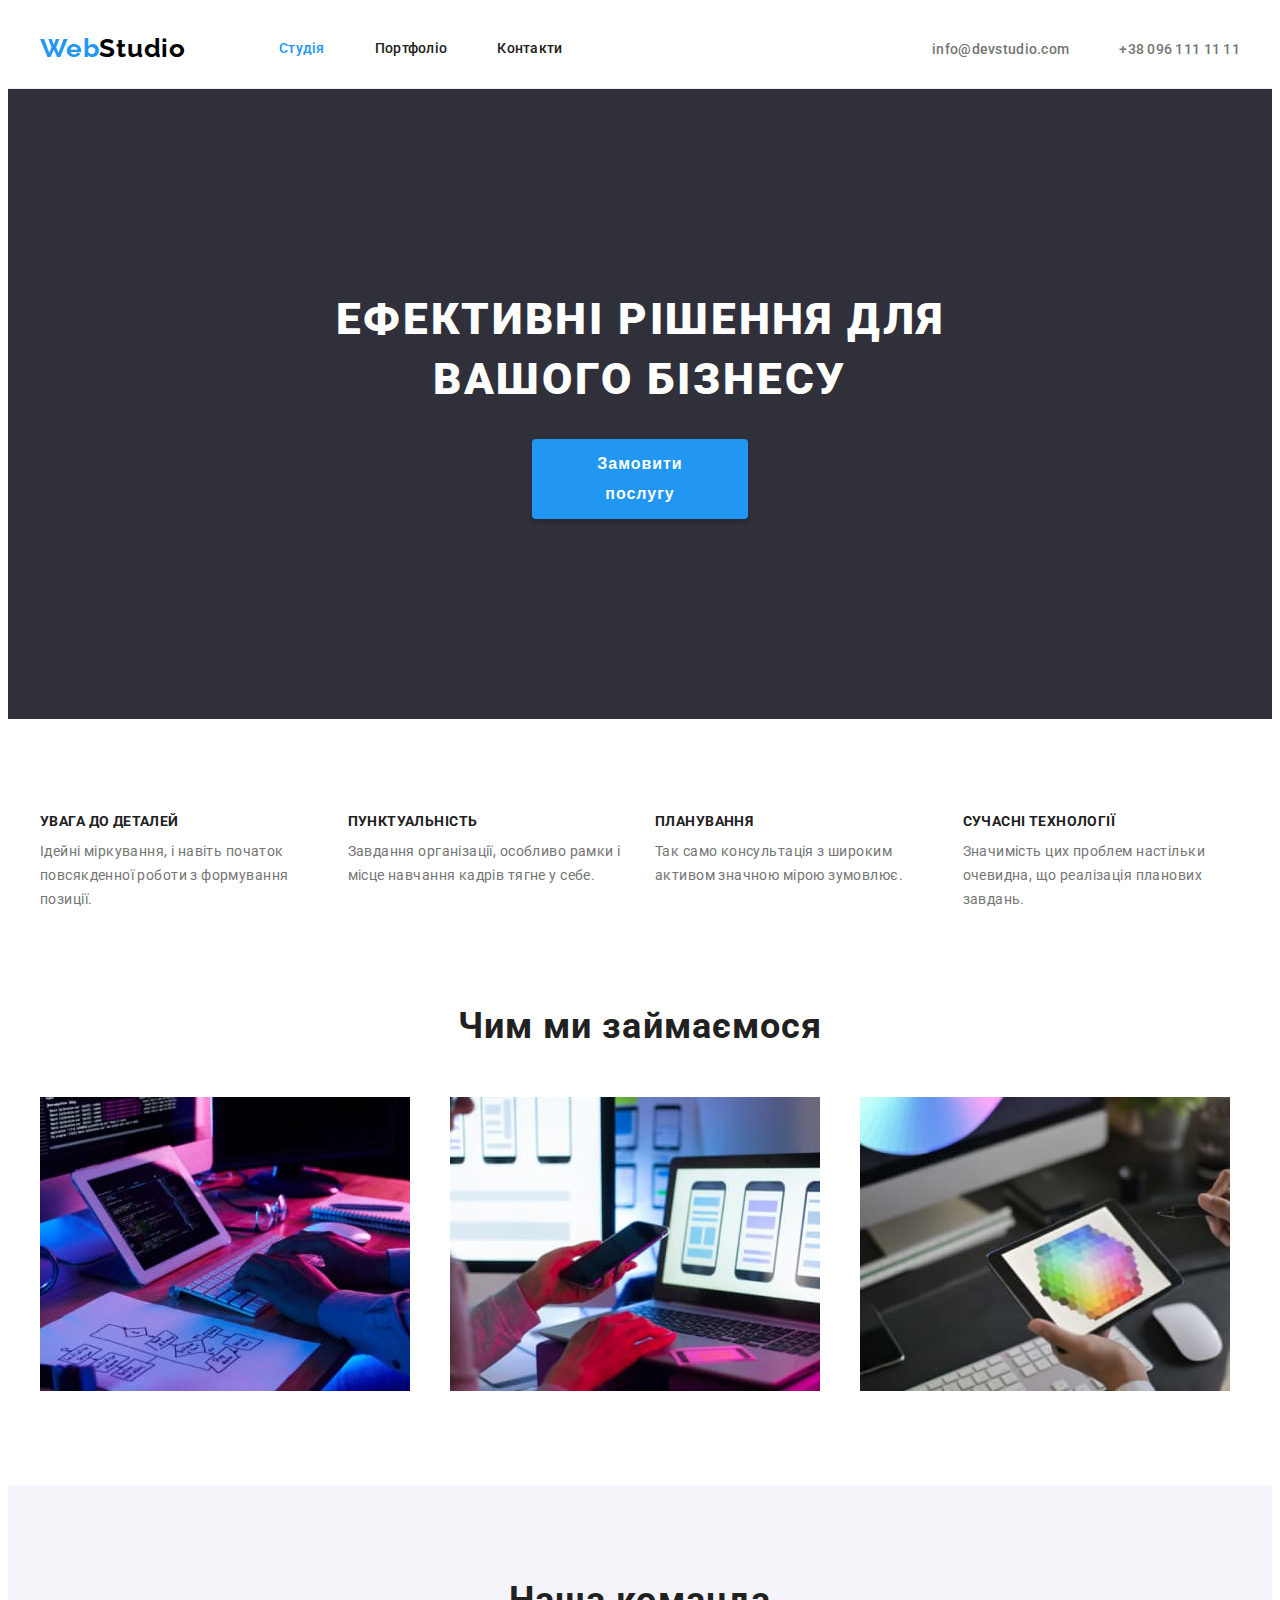
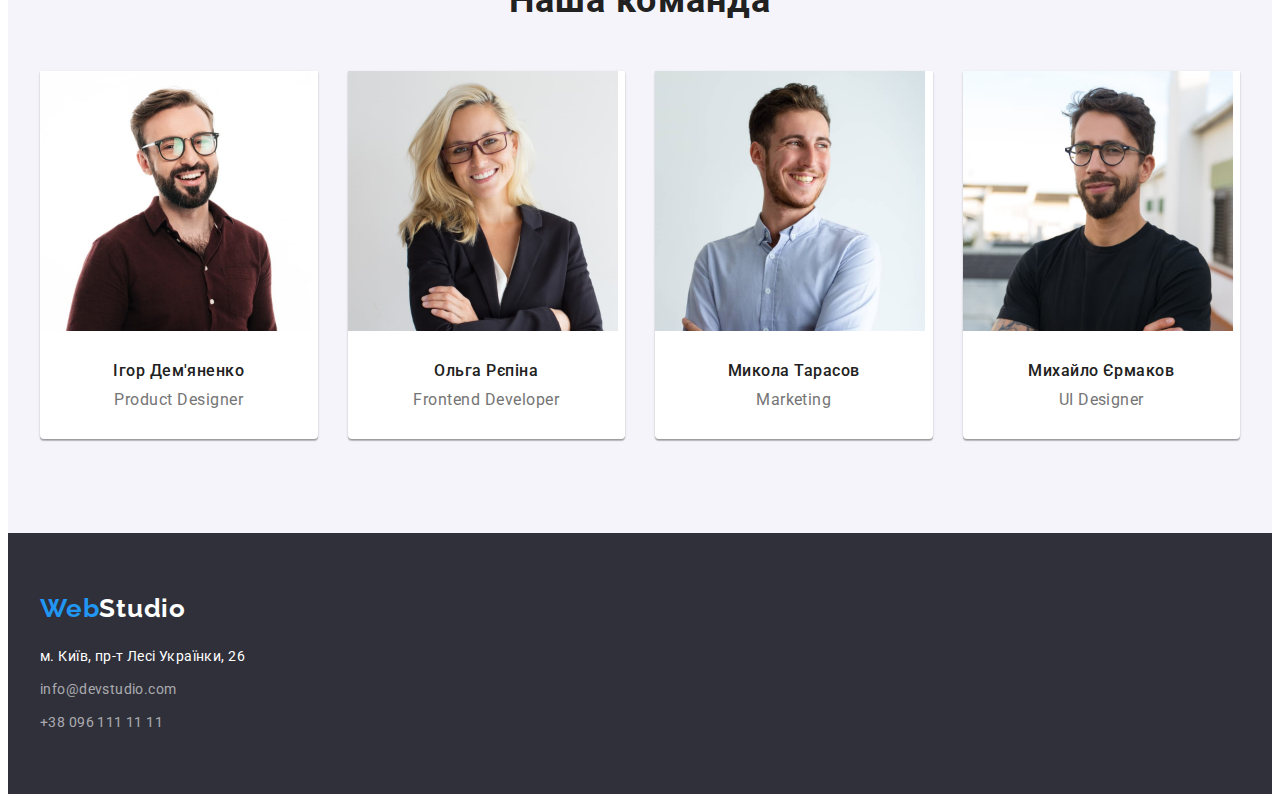
<file: index.html>
<!DOCTYPE html>
<html lang="uk">

<head>
    <meta charset="UTF-8">
    <meta http-equiv="X-UA-Compatible" content="IE=edge">
    <meta name="viewport" content="width=device-width, initial-scale=1.0">
    <link rel="preconnect" href="https://fonts.googleapis.com">
    <link rel="preconnect" href="https://fonts.gstatic.com" crossorigin>
    <link
        href="https://fonts.googleapis.com/css2?family=Raleway:wght@700&family=Roboto:wght@400;500;700;900&display=swap"
        rel="stylesheet">
    <title lang="en">WebStudio</title>
    <!-- Modern-normalize -->
    <link rel="stylesheet" href="https://cdnjs.cloudflare.com/ajax/libs/modern-normalize/1.1.0/modern-normalize.min.css"
        integrity="sha512-wpPYUAdjBVSE4KJnH1VR1HeZfpl1ub8YT/NKx4PuQ5NmX2tKuGu6U/JRp5y+Y8XG2tV+wKQpNHVUX03MfMFn9Q=="
        crossorigin="anonymous" referrerpolicy="no-referrer" />
    <link rel="stylesheet" href="./css/styles.css">
</head>

<!-- Контент сайта -->

<body>
    <!-- Верхня лінія -->
    <header class="page-header">
        <!-- Навігація по сторінці -->
        <div class="container header-container">
            <a class="logo link" href="./index.html" target="_blank" rel="noreferrer noopener" lang="en">Web<span
                    class="logo-header">Studio</span></a>
            <nav class="page-header-nav">
                <!-- Список навігаціі по сайту -->
                <ul class="header-nav list">
                    <li><a class="header-nav-link link current" href="./index.html">Студія</a></li>
                    <li><a class="header-nav-link link" href="./portfolio.html">Портфоліо</a></li>
                    <li><a class="header-nav-link link" href="">Контакти</a></li>
                </ul>
            </nav>
            <!-- Контакти -->
            <ul class="header-contacts list">
                <li class="header-contacts-item"><a class="header-contacts-mail link"
                        href="mailto:info@devstudio.com">info@devstudio.com</a></li>
                <li><a class="header-contacts-tel link" href="tel:+380961111111">+38 096 111 11 11</a></li>
            </ul>
        </div>
    </header>
    <!-- Уникальный контент сайта -->
    <main>
        <!-- Шапка -->
        <section class="head">
            <div class="container">
                <h1 class="head-title">Ефективні рішення для вашого бізнесу</h1>
                <button class="head-button" type="button">Замовити послугу</button>
            </div>
        </section>

        <!-- Особливості -->
        <section class="features">
            <div class="container">
                <h2 class="features-title visually-hidden">Особливості</h2>
                <ul class="features-list list">
                    <li class="features-item">
                        <h3 class="features-title">УВАГА ДО ДЕТАЛЕЙ</h3>
                        <p class="features-text">Ідейні міркування, і навіть початок повсякденної роботи з формування
                            позиції.</p>
                    </li>
                    <li class="features-item">
                        <h3 class="features-title">ПУНКТУАЛЬНІСТЬ</h3>
                        <p class="features-text">Завдання організації, особливо рамки і місце навчання кадрів тягне у
                            себе.</p>
                    </li>
                    <li class="features-item">
                        <h3 class="features-title">ПЛАНУВАННЯ</h3>
                        <p class="features-text">Так само консультація з широким активом значною мірою зумовлює.</p>
                    </li>
                    <li class="features-item">
                        <h3 class="features-title">СУЧАСНІ ТЕХНОЛОГІЇ</h3>
                        <p class="features-text">Значимість цих проблем настільки очевидна, що реалізація планових
                            завдань.</p>
                    </li>
                </ul>
            </div>
        </section>

        <!-- Чим ми займаємось -->
        <section class="services section">
            <div class="container">
                <h2 class="services-title">Чим ми займаємося</h2>
                <ul class="services-list list">
                    <li class="services-item">
                        <img class="services-picture" src="./images/box/laptop.jpg" alt="розробка программ" width="370">
                    </li>
                    <li class="services-item">
                        <img class="services-picture" src="./images/box/phone.jpg" alt="тестування мобільних додатків"
                            width="370">
                    </li>
                    <li class="services-item">
                        <img class="services-picture" src="./images/box/tablet.jpg" alt="робота з колоризатором"
                            width="370">
                    </li>
                </ul>
            </div>
        </section>

        <!-- Наша команда -->
        <section class="team section">
            <div class="container">
                <h2 class="team-title">Наша команда</h2>
                <ul class="team-list list">

                    <li class="team-item">
                        <img class="team-picture" src="./images/team/team-card-1.jpg" alt="Ігор Дем'яненко" width="270">
                        <div class="cont-team">
                            <h3 class="team-name">Ігор Дем'яненко</h3>
                            <p class="team-profession" lang="en">Product Designer</p>
                        </div>
                    </li>

                    <li class="team-item">
                        <img class="team-picture" src="./images/team/team-card-2.jpg" alt="Ольга Рєпіна" width="270">
                        <div class="cont-team">
                            <h3 class="team-name">Ольга Рєпіна</h3>
                            <p class="team-profession" lang="en">Frontend Developer</p>
                        </div>
                    </li>

                    <li class="team-item">
                        <img class="team-picture" src="./images/team/team-card-3.jpg" alt="Микола Тарасов" width="270">
                        <div class="cont-team">
                            <h3 class="team-name">Микола Тарасов</h3>
                            <p class="team-profession" lang="en">Marketing</p>
                        </div>
                    </li>

                    <li class="team-item">
                        <img class="team-picture" src="./images/team/team-card-4.jpg" alt="Михайло Єрмаков" width="270">
                        <div class="cont-team">
                            <h3 class="team-name">Михайло Єрмаков</h3>
                            <p class="team-profession" lang="en">UI Designer</p>
                        </div>
                    </li>
                </ul>
            </div>
        </section>
    </main>

    <!-- Футер -->
    <footer class="page-footer">
        <div class="container">
            <a class="logo link" href="./index.html" target="_blank" rel="noreferrer noopener" lang="en">Web<span
                    class="logo-footer">Studio</span></a>
            <address class="footer-contacts">
                <p class="footer-contacts-text">м. Київ, пр-т Лесі Українки, 26</p>
                <ul class="footer-contacts-list list">
                    <li class="footer-contacts-item"><a class="footer-contacts-mail link"
                            href="mailto:info@devstudio.com">info@devstudio.com</a></li>
                    <li><a class="footer-contacts-tel link" href="tel:+380961111111">+38 096 111 11 11</a></li>
                </ul>
            </address>
        </div>
    </footer>
</body>

</html>
</file>
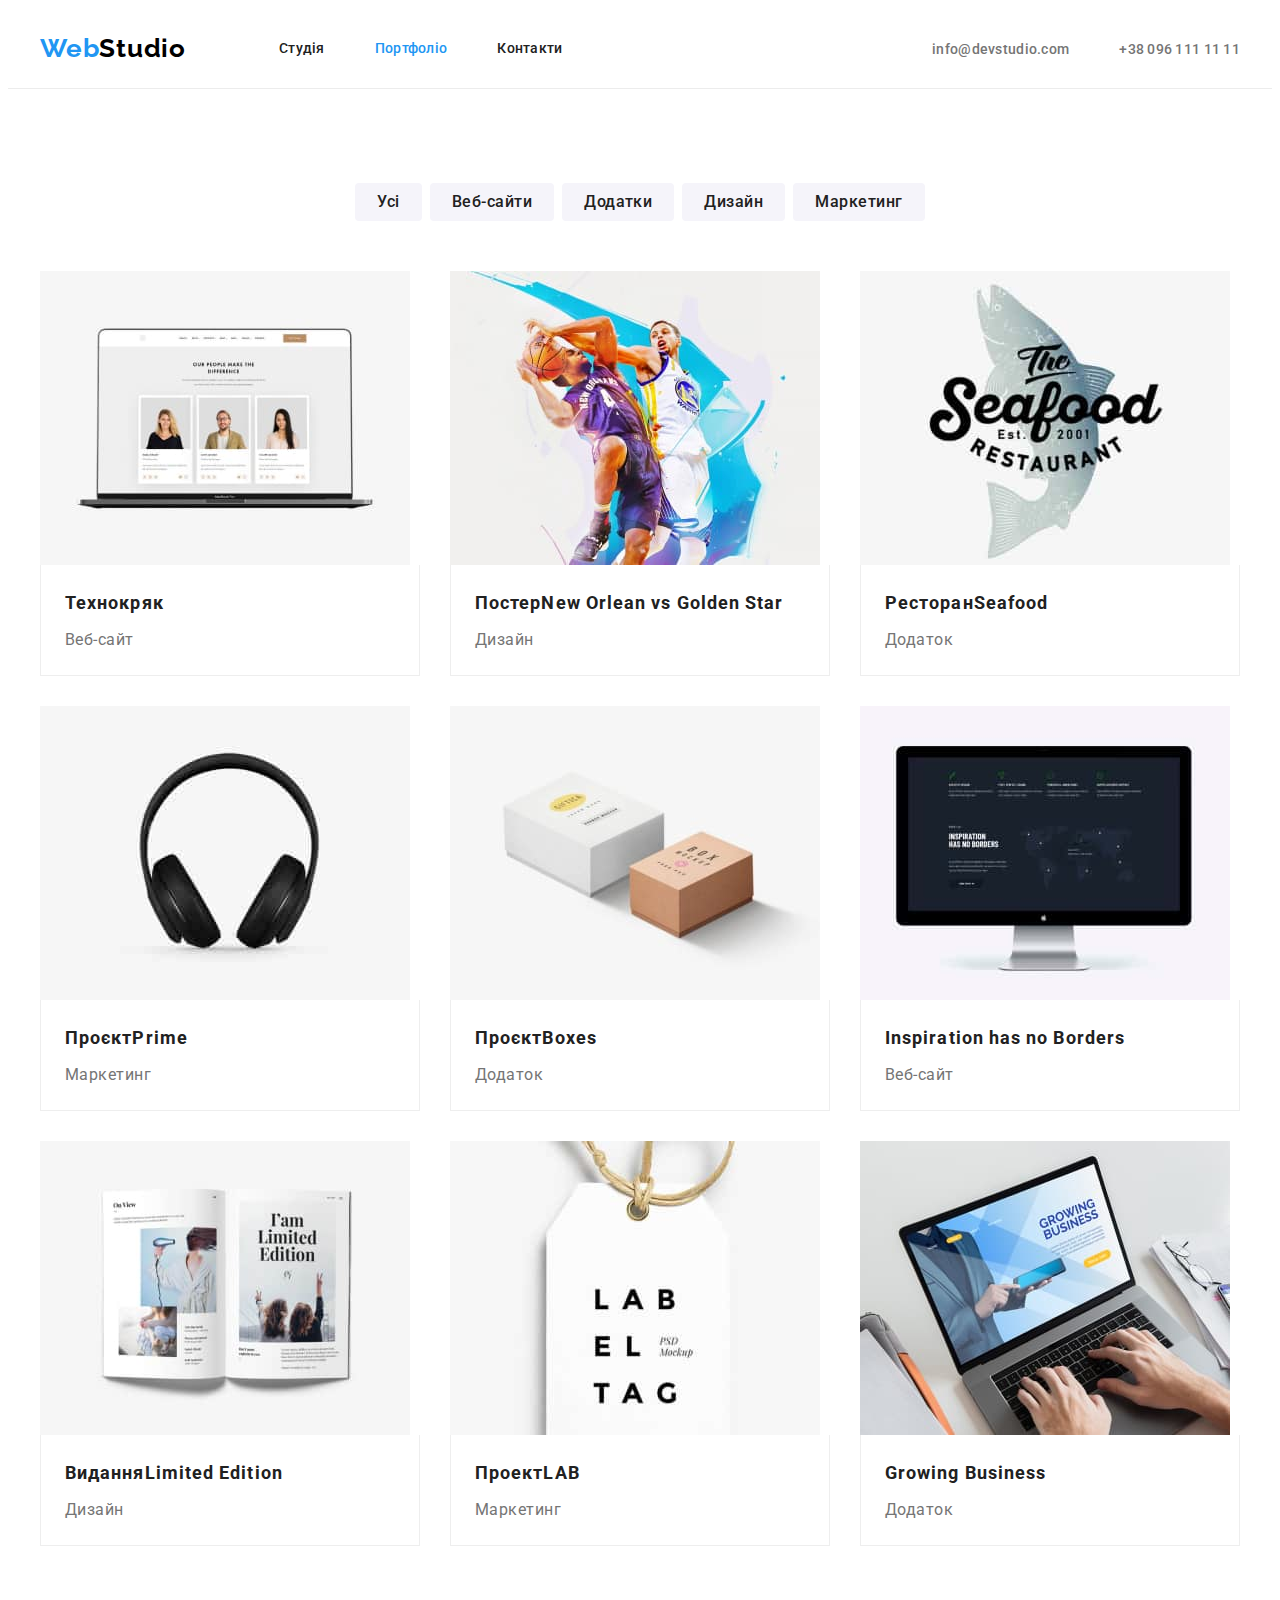
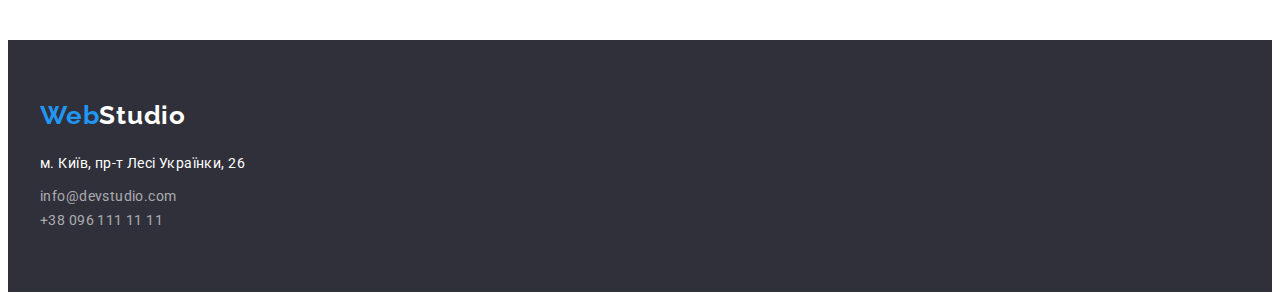
<file: portfolio.html>
<!DOCTYPE html>
<html lang="uk">

<head>
    <meta charset="UTF-8">
    <meta http-equiv="X-UA-Compatible" content="IE=edge">
    <meta name="viewport" content="width=device-width, initial-scale=1.0">
    <link rel="preconnect" href="https://fonts.googleapis.com">
    <link rel="preconnect" href="https://fonts.gstatic.com" crossorigin>
    <link
        href="https://fonts.googleapis.com/css2?family=Raleway:wght@700&family=Roboto:wght@400;500;700;900&display=swap"
        rel="stylesheet">
    <title lang="en">Portfolio</title>
    <!-- Modern-normalize -->
    <link rel="stylesheet" href="https://cdnjs.cloudflare.com/ajax/libs/modern-normalize/1.1.0/modern-normalize.min.css"
        integrity="sha512-wpPYUAdjBVSE4KJnH1VR1HeZfpl1ub8YT/NKx4PuQ5NmX2tKuGu6U/JRp5y+Y8XG2tV+wKQpNHVUX03MfMFn9Q=="
        crossorigin="anonymous" referrerpolicy="no-referrer" />
    <link rel="stylesheet" href="./css/styles.css">
</head>

<!-- Контент сайта -->

<body>
    <!-- Верхня лінія -->
    <header class="page-header">
        <!-- Навигация по странице -->
        <div class="container header-container">
            <a class="logo link" href="./index.html" target="_blank" rel="noreferrer noopener" lang="en">Web<span
                    class="logo-header">Studio</span></a>
            <nav class="page-header-nav">
                <!-- Список навігаціі по сайту -->
                <ul class="header-nav list">
                    <li><a class="header-nav-link link" href="./index.html">Студія</a></li>
                    <li><a class="header-nav-link link current" href="./portfolio.html">Портфоліо</a></li>
                    <li><a class="header-nav-link link" href="">Контакти</a></li>
                </ul>
            </nav>
            <!-- Контакти -->
            <ul class="header-contacts list">
                <li class="header-contacts-item"><a class="header-contacts-mail link"
                        href="mailto:info@devstudio.com">info@devstudio.com</a></li>
                <li><a class="header-contacts-tel link" href="tel:+380961111111">+38 096 111 11 11</a></li>
            </ul>
        </div>
    </header>
    <main>
        <section class="portfolio section">
            <div class="container">
                <h1 class="filters-title visually-hidden">Портфоліо</h1>
                <ul class="filters-list list">
                    <li><button class="filters-button current" type="button">Усі</button></li>
                    <li><button class="filters-button" type="button">Веб-сайти</button></li>
                    <li><button class="filters-button" type="button">Додатки</button></li>
                    <li><button class="filters-button" type="button">Дизайн</button></li>
                    <li><button class="filters-button" type="button">Маркетинг</button></li>
                </ul>

                <ul class="portfolio-list list">
                    <li class="portfolio-item">
                        <img class="portfolio-picture" src="./images/portfolio/img-1.jpg"
                            alt="три фото представників компаніі" width="370">
                        <div class="cont-portfolio">
                            <h2 class="portfolio-title">Технокряк</h2>
                            <p class="portfolio-text">Веб-сайт</p>
                        </div>
                    </li>

                    <li class="portfolio-item">
                        <img class="portfolio-picture" src="./images/portfolio/img-2.jpg" alt="Постер гри у баскетбол"
                            width="370">
                        <div class="cont-portfolio">
                            <h2 class="portfolio-title">Постер<span lang="en">New Orlean vs Golden Star</span></h2>
                            <p class="portfolio-text">Дизайн</p>
                        </div>
                    </li>

                    <li class="portfolio-item">
                        <img class="portfolio-picture" src="./images/portfolio/img-3.jpg" alt="Логотип ресторану"
                            width="370">
                        <div class="cont-portfolio">
                            <h2 class="portfolio-title">Ресторан<span lang="en">Seafood</span></h2>
                            <p class="portfolio-text">Додаток</p>
                        </div>
                    </li>

                    <li class="portfolio-item">
                        <img class="portfolio-picture" src="./images/portfolio/img-4.jpg" alt="Повнорозмірні навушники"
                            width="370">
                        <div class="cont-portfolio">
                            <h2 class="portfolio-title">Проєкт<span lang="en">Prime</span></h2>
                            <p class="portfolio-text">Маркетинг</p>
                        </div>
                    </li>

                    <li class="portfolio-item">
                        <img class="portfolio-picture" src="./images/portfolio/img-5.jpg" alt="Дві пакувальні коробки"
                            width="370">
                        <div class="cont-portfolio">
                            <h2 class="portfolio-title">Проєкт<span lang="en">Boxes</span></h2>
                            <p class="portfolio-text">Додаток</p>
                        </div>
                    </li>

                    <li class="portfolio-item">
                        <img class="portfolio-picture" src="./images/portfolio/img-6.jpg"
                            alt="Монітор з плоским екраном" width="370">
                        <div class="cont-portfolio">
                            <h2 class="portfolio-title" lang="en">Inspiration has no Borders</h2>
                            <p class="portfolio-text">Веб-сайт</p>
                        </div>
                    </li>

                    <li class="portfolio-item">
                        <img class="portfolio-picture" src="./images/portfolio/img-7.jpg" alt="Жіночій журнал"
                            width="370">
                        <div class="cont-portfolio">
                            <h2 class="portfolio-title">Видання<span lang="en">Limited Edition</span></h2>
                            <p class="portfolio-text">Дизайн</p>
                        </div>
                    </li>

                    <li class="portfolio-item">
                        <img class="portfolio-picture" src="./images/portfolio/img-8.jpg" alt="Етикетка з одягу"
                            width="370">
                        <div class="cont-portfolio">
                            <h2 class="portfolio-title">Проект<span lang="en">LAB</span></h2>
                            <p class="portfolio-text">Маркетинг</p>
                        </div>
                    </li>

                    <li class="portfolio-item">
                        <img class="portfolio-picture" src="./images/portfolio/img-9.jpg" alt="Ноутбук для бізнесу"
                            width="370">
                        <div class="cont-portfolio">
                            <h2 class="portfolio-title" lang="en">Growing Business</h2>
                            <p class="portfolio-text">Додаток</p>
                        </div>
                    </li>
                </ul>
            </div>
        </section>
    </main>
    <!-- Футер -->
    <footer class="page-footer">
        <div class="container">
            <a class="logo link" href="./index.html" target="_blank" rel="noreferrer noopener" lang="en">Web<span
                    class="logo-footer">Studio</span></a>
            <address class="footer-contacts">
                <p class="footer-contacts-text">м. Київ, пр-т Лесі Українки, 26</p>
                <ul class="footer-contacts-list list">
                    <li><a class="footer-contacts-mail link" href="mailto:info@devstudio.com">info@devstudio.com</a>
                    </li>
                    <li><a class="footer-contacts-tel link" href="tel:+380961111111">+38 096 111 11 11</a></li>
                </ul>
            </address>
        </div>
    </footer>
</body>

</html>
</file>
<file: css/styles.css>
:root {
  /* Fonts */
  --basic-font: 'Roboto', sans-serif;
  --secondary-font: 'Raleway', sans-serif;

  /* Text colors */
  --basic-txt-cl: #212121;
  --secondary-txt-cl: #757575;
  --light-txt-cl: #ffffff;
  --accent-txt-cl: #2196f3;
  --logo-txt-cl: #000000;

  /* Background colors */
  --basic-bg-cl: #ffffff;
  --hdr-ftr-bg-cl: #2f303a;
  --accent-hdr-cl: #188ce8;
  --team-bg-cl: #f5f4fa;
  --accent-bg-cl: #2196f3;

  /* Others */
  --header-brd-cl: 1px solid #ececec;
  --portfolio-brd-cl: 1px solid #eeeeee;
  --gap-card: 30px;
}

body {
  background-color: var(--basic-bg-cl);
  color: var(--basic-txt-cl);
  font-family: var(--basic-font);
}

.visually-hidden {
  position: absolute;
  width: 1px;
  height: 1px;
  margin: -1px;
  border: 0;
  padding: 0;
  white-space: nowrap;
  clip-path: inset(100%);
  clip: rect(0 0 0 0);
  overflow: hidden;
}

/* Reset */

.link {
  text-decoration: none;
  outline: none;
  color: currentColor;
}

.list {
  list-style: none;
  margin: 0;
  padding: 0;
}

h1,
h2,
h3,
h4,
h5,
h6,
p {
  margin: 0;
}

img {
  display: block;
  max-width: 100%;
  height: auto;
}

.container {
  width: 1200px;
  padding-left: 15px;
  padding-right: 15px;
  margin-left: auto;
  margin-right: auto;
  /* outline: 1px solid red; */
}

.section {
  padding-top: 94px;
  padding-bottom: 94px;
}

/* Header */

.page-header {
  border-bottom: var(--header-brd-cl);
}

.header-container {
  display: flex;
  align-items: center;
}

/* Logo */

.logo {
  font-family: var(--secondary-font);
  font-weight: 700;
  font-size: 26px;
  line-height: calc(31 / 26);
  letter-spacing: 0.03em;
  color: var(--accent-txt-cl);
}

.header-container > .logo {
  margin-right: 93px;
  padding-top: 24px;
  padding-bottom: 24px;
}

.logo-header {
  color: var(--logo-txt-cl);
}

.logo-footer {
  color: var(--light-txt-cl);
}

/* header nav */

.header-nav {
  display: flex;
  align-items: center;
  gap: 50px;
}

.header-nav-link {
  display: block;
  padding-top: 32px;
  padding-bottom: 32px;
  font-weight: 500;
  font-size: 14px;
  line-height: calc(16 / 14);
  letter-spacing: 0.02em;
  color: var(--basic-txt-cl);
}

.header-nav-link:hover,
.header-nav-link:focus {
  color: var(--accent-txt-cl);
}

.header-nav-link.current {
  color: var(--accent-txt-cl);
}

.header-contacts {
  display: flex;
  margin-left: auto;
}

.header-contacts-item {
  margin-right: 50px;
}

.header-contacts-mail,
.header-contacts-tel {
  padding-top: 32px;
  padding-bottom: 32px;
  font-weight: 500;
  font-size: 14px;
  line-height: calc(16 / 14);
  letter-spacing: 0.02em;
  color: var(--secondary-txt-cl);
}

.header-contacts-mail:hover,
.header-contacts-mail:focus {
  color: var(--accent-txt-cl);
}

.header-contacts-tel:hover,
.header-contacts-tel:focus {
  color: var(--accent-txt-cl);
}

/* Head */

.head {
  text-align: center;
  padding-top: 200px;
  padding-bottom: 200px;
}

.head,
.page-footer {
  background: var(--hdr-ftr-bg-cl);
}

.head-title {
  width: 700px;
  font-weight: 900;
  font-size: 44px;
  line-height: calc(60 / 44);
  letter-spacing: 0.06em;
  text-transform: uppercase;
  color: var(--light-txt-cl);
  margin-bottom: 30px;
  margin-left: auto;
  margin-right: auto;
}

.head-button {
  width: 216px;
  min-height: 50px;
  background: var(--accent-bg-cl);
  box-shadow: 0px 4px 4px rgba(0, 0, 0, 0.15);
  border-radius: 4px;
  border: 0;
  cursor: pointer;
  padding: 10px 30px;
  outline: none;

  font-weight: 700;
  font-size: 16px;
  line-height: calc(30 / 16);
  letter-spacing: 0.06em;
  color: var(--light-txt-cl);
}

.head-button:hover,
.head-button:focus {
  background: var(--accent-hdr-cl);
}

/* Features */

.features {
  padding-top: 94px;
}

.features-list {
  display: flex;
  align-items: start;
  gap: 30px;
}

.features-item {
  flex-basis: calc((100% - (3 * var(--gap-card))) / 4);
}

.features-title {
  margin-bottom: 10px;
  font-weight: 700;
  font-size: 14px;
  line-height: calc(16 / 14);
  letter-spacing: 0.03em;
  text-transform: uppercase;
  color: var(--basic-txt-cl);
}

.features-text {
  font-size: 14px;
  line-height: calc(24 / 14);
  letter-spacing: 0.03em;
  color: var(--secondary-txt-cl);
}

/* Services */

.services-title {
  margin-bottom: 50px;
  font-weight: 700;
  font-size: 36px;
  line-height: calc(42 / 36);
  text-align: center;
  letter-spacing: 0.03em;
  color: var(--basic-txt-cl);
}

.services-list {
  display: flex;
  gap: 30px;
}

.services-item {
  flex-basis: calc((100% - (2 * var(--gap-card))) / 3);
}

/* Team */

.team {
  background: var(--team-bg-cl);
}

.team-title {
  margin-bottom: 50px;
  font-weight: 700;
  font-size: 36px;
  line-height: calc(42 / 36);
  text-align: center;
  letter-spacing: 0.03em;
  color: var(--basic-txt-cl);
}

.team-list {
  display: flex;
  gap: 30px;
}

.team-item {
  flex-basis: calc((100% - 90px) / 4);
  background: var(--basic-bg-cl);
  box-shadow: 0px 1px 3px rgba(0, 0, 0, 0.12), 0px 1px 1px rgba(0, 0, 0, 0.14),
    0px 2px 1px rgba(0, 0, 0, 0.2);
  border-radius: 0px 0px 4px 4px;
}

.cont-team {
  padding: 30px;
}

.team-name {
  margin-bottom: 10px;
  font-weight: 500;
  font-size: 16px;
  line-height: calc(19 / 16);
  text-align: center;
  letter-spacing: 0.03em;
  color: var(--basic-txt-cl);
}

.team-profession {
  font-size: 16px;
  line-height: calc(19 / 16);
  text-align: center;
  letter-spacing: 0.03em;
  color: var(--secondary-txt-cl);
}

/* Footer */

.page-footer {
  padding-top: 60px;
  padding-bottom: 60px;
}

.page-footer .logo {
  padding-bottom: 20px;
  padding-top: 20px;
}

.footer-contacts {
  margin-top: 20px;
  font-style: normal;
}

.footer-contacts-text {
  margin-bottom: 9px;
  font-size: 14px;
  line-height: calc(24 / 14);
  letter-spacing: 0.03em;
  color: var(--light-txt-cl);
}

.footer-contacts-item {
  margin-bottom: 9px;
}

.footer-contacts-mail,
.footer-contacts-tel {
  font-size: 14px;
  line-height: calc(24 / 14);
  letter-spacing: 0.03em;
  color: rgba(255, 255, 255, 0.6);
}

.footer-contacts-mail:hover,
.footer-contacts-mail:focus {
  color: var(--accent-txt-cl);
}

.footer-contacts-tel:hover,
.footer-contacts-tel:focus {
  color: var(--accent-txt-cl);
}

/* Portfolio.html */

.filters-list {
  display: flex;
  gap: 8px;
  justify-content: center;
  margin-bottom: 50px;
}

.filters-button {
  padding: 6px 22px;
  font-family: inherit;
  background: var(--team-bg-cl);
  border-radius: 4px;
  border: 0;
  cursor: pointer;
  outline: none;

  font-weight: 500;
  font-size: 16px;
  line-height: calc(26 / 16);
  letter-spacing: 0.03em;
  color: var(--basic-txt-cl);
}

.filters-button:hover,
.filters-button:focus {
  background: var(--accent-bg-cl);
  color: var(--light-txt-cl);
  box-shadow: 0px 3px 1px rgba(0, 0, 0, 0.1), 0px 1px 2px rgba(0, 0, 0, 0.08),
    0px 2px 2px rgba(0, 0, 0, 0.12);
}

/* Постоянный hover первой кнопки */
/* .filters-button.current {
  color: var(--light-txt-cl);
  background: var(--accent-bg-cl);
} */

.portfolio-list {
  display: flex;
  flex-wrap: wrap;
  gap: 30px;
}

.portfolio-item {
  flex-basis: calc((100% - (2 * var(--gap-card))) / 3);
}

.cont-portfolio {
  padding: 20px 24px;
  border-left: var(--portfolio-brd-cl);
  border-right: var(--portfolio-brd-cl);
  border-bottom: var(--portfolio-brd-cl);
}

.portfolio-title {
  margin-bottom: 4px;
  font-weight: 700;
  font-size: 18px;
  line-height: calc(36 / 18);
  letter-spacing: 0.06em;
  color: var(--basic-txt-cl);
}

.portfolio-text {
  font-size: 16px;
  line-height: calc(30 / 16);
  letter-spacing: 0.03em;
  color: var(--secondary-txt-cl);
}
</file>
